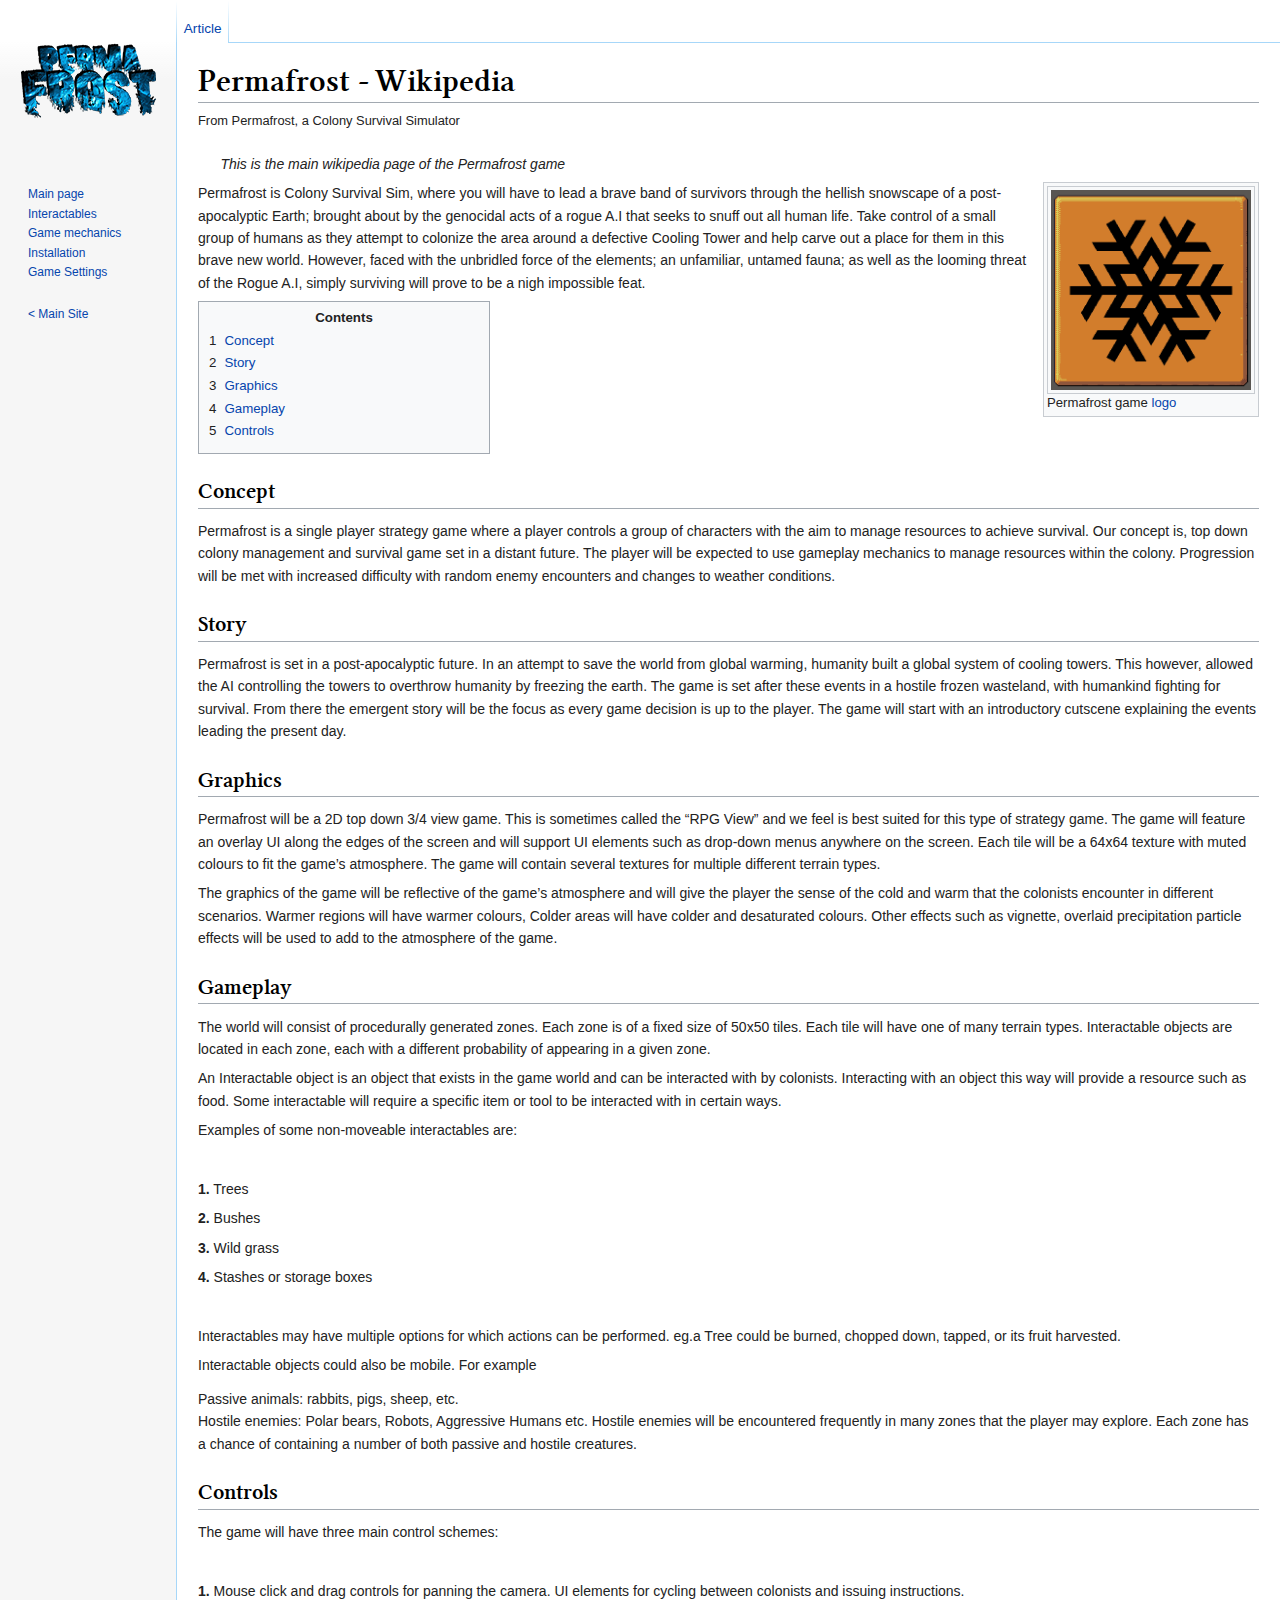
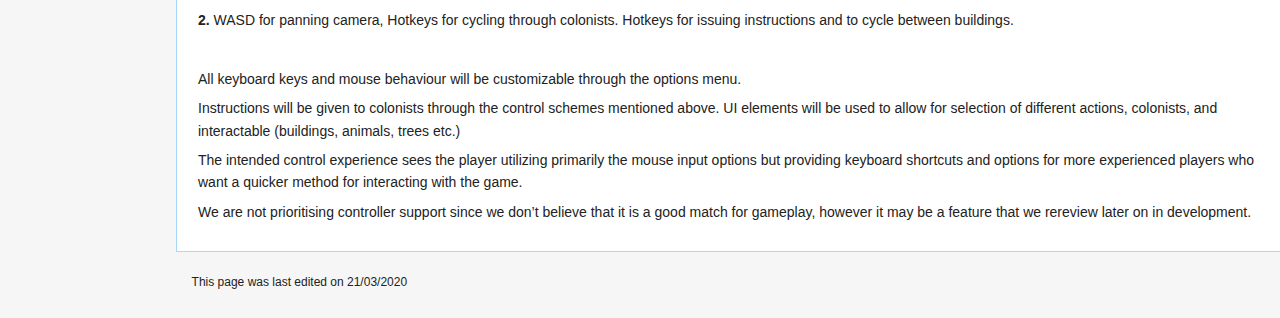
<file: wiki.html>
<!doctype html>
<html lang="en">
    <head>
        <meta charset="utf-8">
        <meta http-equiv="x-ua-compatible" content="ie=edge">
        <title>Permafrost - Wikipedia</title>
        <meta name="description" content="">
        <meta name="viewport" content="width=device-width, initial-scale=1">
        <link rel="apple-touch-icon" href="apple-touch-icon.png">
        <!-- Place favicon.ico in the root directory -->
        <link rel="stylesheet" href="wiki/style.css">
    </head>
    <body>
		<div class="wrapAll clearfix">
			<div class="sidebar">
				<div class="logo">
					<a href="/"><img src='wiki/img/logo.png' alt="logo"></a>
				</div>
				<div class="navigation">
					<ul>
						<li><a href="#">Main page</a></li>
						<li><a href="wiki/interactables.html">Interactables</a></li>
            <li><a href="wiki/mechanics.html">Game mechanics</a></li>
						<li><a href="wiki/installation.html">Installation</a></li>
						<li><a href="#">Game Settings</a></li><br>
						<li><a href="index.html">< Main Site</a></li>
					</ul>
				</div>
			</div>
			<div class="mainsection">
				<div class="tabs clearfix">
					<div class="tabsLeft">
						<ul>
							<li><a href="#" class="active">Article</a></li>
						</ul>
					</div>
				</div>
				<div class="article">
					<h1>Permafrost - Wikipedia</h1>
					<p class="siteSub">From Permafrost, a Colony Survival Simulator</p>
					<p class="roleNote">This is the main wikipedia page of the Permafrost game</p>

					<div class="articleRight">
						<div class="articleRightInner">
							<img src="wiki/img/gamelogo.png" width=200 height=200 alt="Permafrost" />
						</div>
						Permafrost game <a href="">logo</a>
					</div>
					<p>Permafrost is Colony Survival Sim, where you will have to lead a brave band of survivors through the hellish snowscape of a post-apocalyptic Earth; brought about by the genocidal acts of a rogue A.I that seeks to snuff out all human life. Take control of a small group of humans as they attempt to colonize the area around a defective Cooling Tower and help carve out a place for them in this brave new world. However, faced with the unbridled force of the elements; an unfamiliar, untamed fauna; as well as the looming threat of the Rogue A.I, simply surviving will prove to be a nigh impossible feat.</p>
					<div class="contentsPanel">
						<div class="contentsHeader">Contents</div>
						<ul>
							<li><span>1</span><a href="#concept">Concept</a></li>
							<li><span>2</span><a href="#story">Story</a></li>
							<li><span>3</span><a href="#graphics">Graphics</a></li>
							<li><span>4</span><a href="#gameplay">Gameplay</a></li>
							<li><span>5</span><a href="#controls">Controls</a></li>
						</ul>
					</div>

					<div id="concept">
						<h2>Concept</h2>
						<p>Permafrost is a single player strategy game where a player controls a group of characters with the aim to manage resources to achieve survival. Our concept is, top down colony management and survival game set in a distant future. The player will be expected to use gameplay mechanics to manage resources within the colony. Progression will be met with increased difficulty with random enemy encounters and changes to weather conditions.</p>
					</div>

					<div id="story">
						<h2>Story</h2>
						<p>Permafrost is set in a post-apocalyptic future. In an attempt to save the world from global warming, humanity built a global system of cooling towers. This however, allowed the AI controlling the towers to overthrow humanity by freezing the earth. The game is set after these events in a hostile frozen wasteland, with humankind fighting for survival. From there the emergent story will be the focus as every game decision is up to the player. The game will start with an introductory cutscene explaining the events leading the present day.</p>
					</div>

					<div id="graphics">
						<h2>Graphics</h2>
						<p>Permafrost will be a 2D top down 3/4 view game. This is sometimes called the “RPG View” and we feel is best suited for this type of strategy game. The game will feature an overlay UI along the edges of the screen and will support UI elements such as drop-down menus anywhere on the screen. Each tile will be a 64x64 texture with muted colours to fit the game’s atmosphere. The game will contain several textures for multiple different terrain types.</p>
						<p>The graphics of the game will be reflective of the game’s atmosphere and will give the player the sense of the cold and warm that the colonists encounter in different scenarios. Warmer regions will have warmer colours, Colder areas will have colder and desaturated colours. Other effects such as vignette, overlaid precipitation particle effects will be used to add to the atmosphere of the game.</p>
					</div>

					<div id="gameplay">
						<h2>Gameplay</h2>
						<p>The world will consist of procedurally generated zones. Each zone is of a fixed size of 50x50 tiles. Each tile will have one of many terrain types. Interactable objects are located in each zone, each with a different probability of appearing in a given zone.</p>
						<p>An Interactable object is an object that exists in the game world and can be interacted with by colonists. Interacting with an object this way will provide a resource such as food. Some interactable will require a specific item or tool to be interacted with in certain ways.</p>
						<p>Examples of some non-moveable interactables are:</p><br>
						<p><b>1.</b> Trees</p>
						<p><b>2.</b> Bushes</p>
						<p><b>3.</b> Wild grass</p>
						<p><b>4.</b> Stashes or storage boxes</p>
						<br>
						<p>Interactables may have multiple options for which actions can be performed. eg.a Tree could be burned, chopped down, tapped, or its fruit harvested.</p>
						<p>Interactable objects could also be mobile. For example</p>
						<ul>
							<li>Passive animals: rabbits, pigs, sheep, etc.</li>
							<li>Hostile enemies: Polar bears, Robots, Aggressive Humans etc. Hostile enemies will be encountered frequently in many zones that the player may explore. Each zone has a chance of containing a number of both passive and hostile creatures.</li>
						</ul>
					</div>

					<div id="controls">
						<h2>Controls</h2>
						<p>The game will have three main control schemes:</p><br>
						<p><b>1.</b> Mouse click and drag controls for panning the camera. UI elements for cycling between colonists and issuing instructions.</p>
						<p><b>2.</b> WASD for panning camera, Hotkeys for cycling through colonists. Hotkeys for issuing instructions and to cycle between buildings.</p><br>
						<p>All keyboard keys and mouse behaviour will be customizable through the options menu.</p>
						<p>Instructions will be given to colonists through the control schemes mentioned above. UI elements will be used to allow for selection of different actions, colonists, and interactable (buildings, animals, trees etc.)</p>
						<p>The intended control experience sees the player utilizing primarily the mouse input options but providing keyboard shortcuts and options for more experienced players who want a quicker method for interacting with the game.</p>
						<p>We are not prioritising controller support since we don’t believe that it is a good match for gameplay, however it may be a feature that we rereview later on in development.</p>
					</div>
				</div>
				<div class="pagefooter">
					This page was last edited on 21/03/2020
				</div>
			</div>
		</div>
    </body>
</html>
</file>
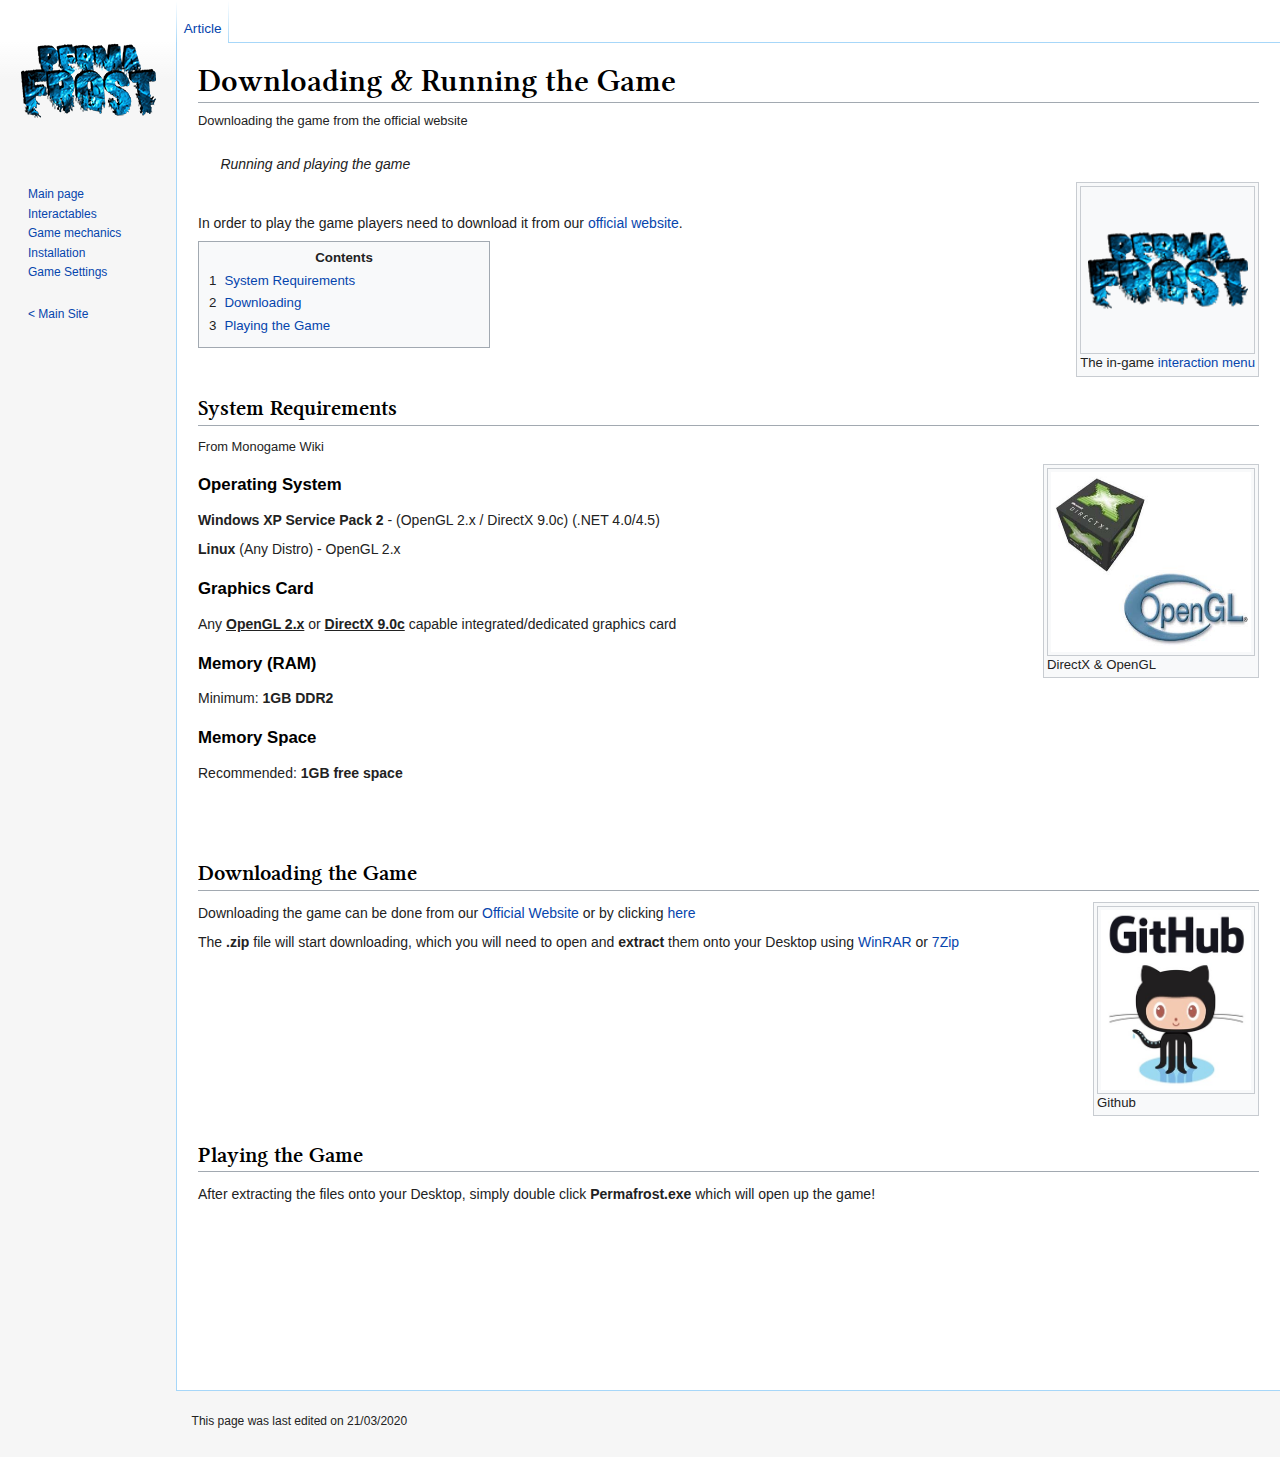
<file: wiki/installation.html>
<!doctype html>
<html lang="en">
    <head>
        <meta charset="utf-8">
        <meta http-equiv="x-ua-compatible" content="ie=edge">
        <title>Permafrost - Installation Wikipedia</title>
        <meta name="description" content="">
        <meta name="viewport" content="width=device-width, initial-scale=1">
        <link rel="apple-touch-icon" href="apple-touch-icon.png">
        <!-- Place favicon.ico in the root directory -->
        <link rel="stylesheet" href="style.css">
    </head>
    <body>
		<div class="wrapAll clearfix">
			<div class="sidebar">
				<div class="logo">
					<a href="/"><img src='img/logo.png' alt="logo"></a>
				</div>
				<div class="navigation">
					<ul>
						<li><a href="../wiki.html">Main page</a></li>
						<li><a href="interactables.html">Interactables</a></li>
            <li><a href="mechanics.html">Game mechanics</a></li>
						<li><a href="installation.html">Installation</a></li>
						<li><a href="#">Game Settings</a></li><br>
						<li><a href="../index.html">< Main Site</a></li>
					</ul>
				</div>


			</div>
			<div class="mainsection">
				<div class="tabs clearfix">
					<div class="tabsLeft">
						<ul>
							<li><a href="#" class="active">Article</a></li>
						</ul>
					</div>
				</div>
				<div class="article">
					<h1>Downloading & Running the Game</h1>
					<p class="siteSub">Downloading the game from the official website</p>
					<p class="roleNote">Running and playing the game</p>

					<div class="articleRight">
						<div class="articleRightInner">
							<img src="img/logo.png" width=160 height=160 alt="Interaction Menu" />
						</div>
						The in-game <a href="">interaction menu</a>
					</div>
					<br>
					<p>In order to play the game players need to download it from our <a href='../index.html'>official website</a>.</p>

					<div class="contentsPanel">
						<div class="contentsHeader">Contents</div>
						<ul>
							<li><span>1</span><a href="#requirementsArticle">System Requirements</a></li>
							<li><span>2</span><a href="#downloadArticle">Downloading</a></li>
							<li><span>3</span><a href="#playingArticle">Playing the Game</a></li>
						</ul>
					</div>
					<br>
					<div id="requirementsArticle">
						<h2>System Requirements</h2>
						<p class="siteSub">From Monogame Wiki</p>
						<div class="articleRight">
							<div class="articleRightInner">
								<img src="img/openx.jpg" width=200 height=180 alt="colonist" />
							</div>
							DirectX & OpenGL
						</div>

						<h3>Operating System</h3>
						<p><strong>Windows XP Service Pack 2</strong> - (OpenGL 2.x / DirectX 9.0c) (.NET 4.0/4.5)</strong></p>
						<p><strong>Linux</strong> (Any Distro) - OpenGL 2.x</strong></p>

						<h3>Graphics Card</h3>
						<p>Any <strong><u>OpenGL 2.x</u></strong> or <strong><u>DirectX 9.0c</u></strong> capable integrated/dedicated graphics card</p>

						<h3>Memory (RAM)</h3>
						<p>Minimum: <strong>1GB DDR2</strong></p>

						<h3>Memory Space</h3>
						<p>Recommended: <strong>1GB free space</strong></p>
						<br><br>
					</div>
					<div id="downloadArticle">
						<h2>Downloading the Game</h2>
						<div class="articleRight">
							<div class="articleRightInner">
								<img src="img/github.jpeg" width=150 height=180 alt="colonist" />
							</div>
							Github
						</div>
						<p>Downloading the game can be done from our <a href='../index.html'>Official Website</a> or by clicking <a href='https://github.com/Permafrost-Game/Permafrost/releases/download/v0.3.1/Release.zip'>here</a></p>
						<p>The <strong>.zip</strong> file will start downloading, which you will need to open and <strong>extract</strong> them onto your Desktop using <a href='https://www.win-rar.com/'>WinRAR</a> or <a href='https://www.7-zip.org/'>7Zip</a></p>
						<br><br><br><br><br><br><br>
					</div>
					<div id="playingArticle">
						<h2>Playing the Game</h2>
						<p>After extracting the files onto your Desktop, simply double click <strong>Permafrost.exe</strong> which will open up the game!</p>
						<br><br><br><br><br><br><br>
					</div>
				</div>
				<div class="pagefooter">
					This page was last edited on 21/03/2020
				</div>
			</div>
		</div>
    </body>
</html>
</file>
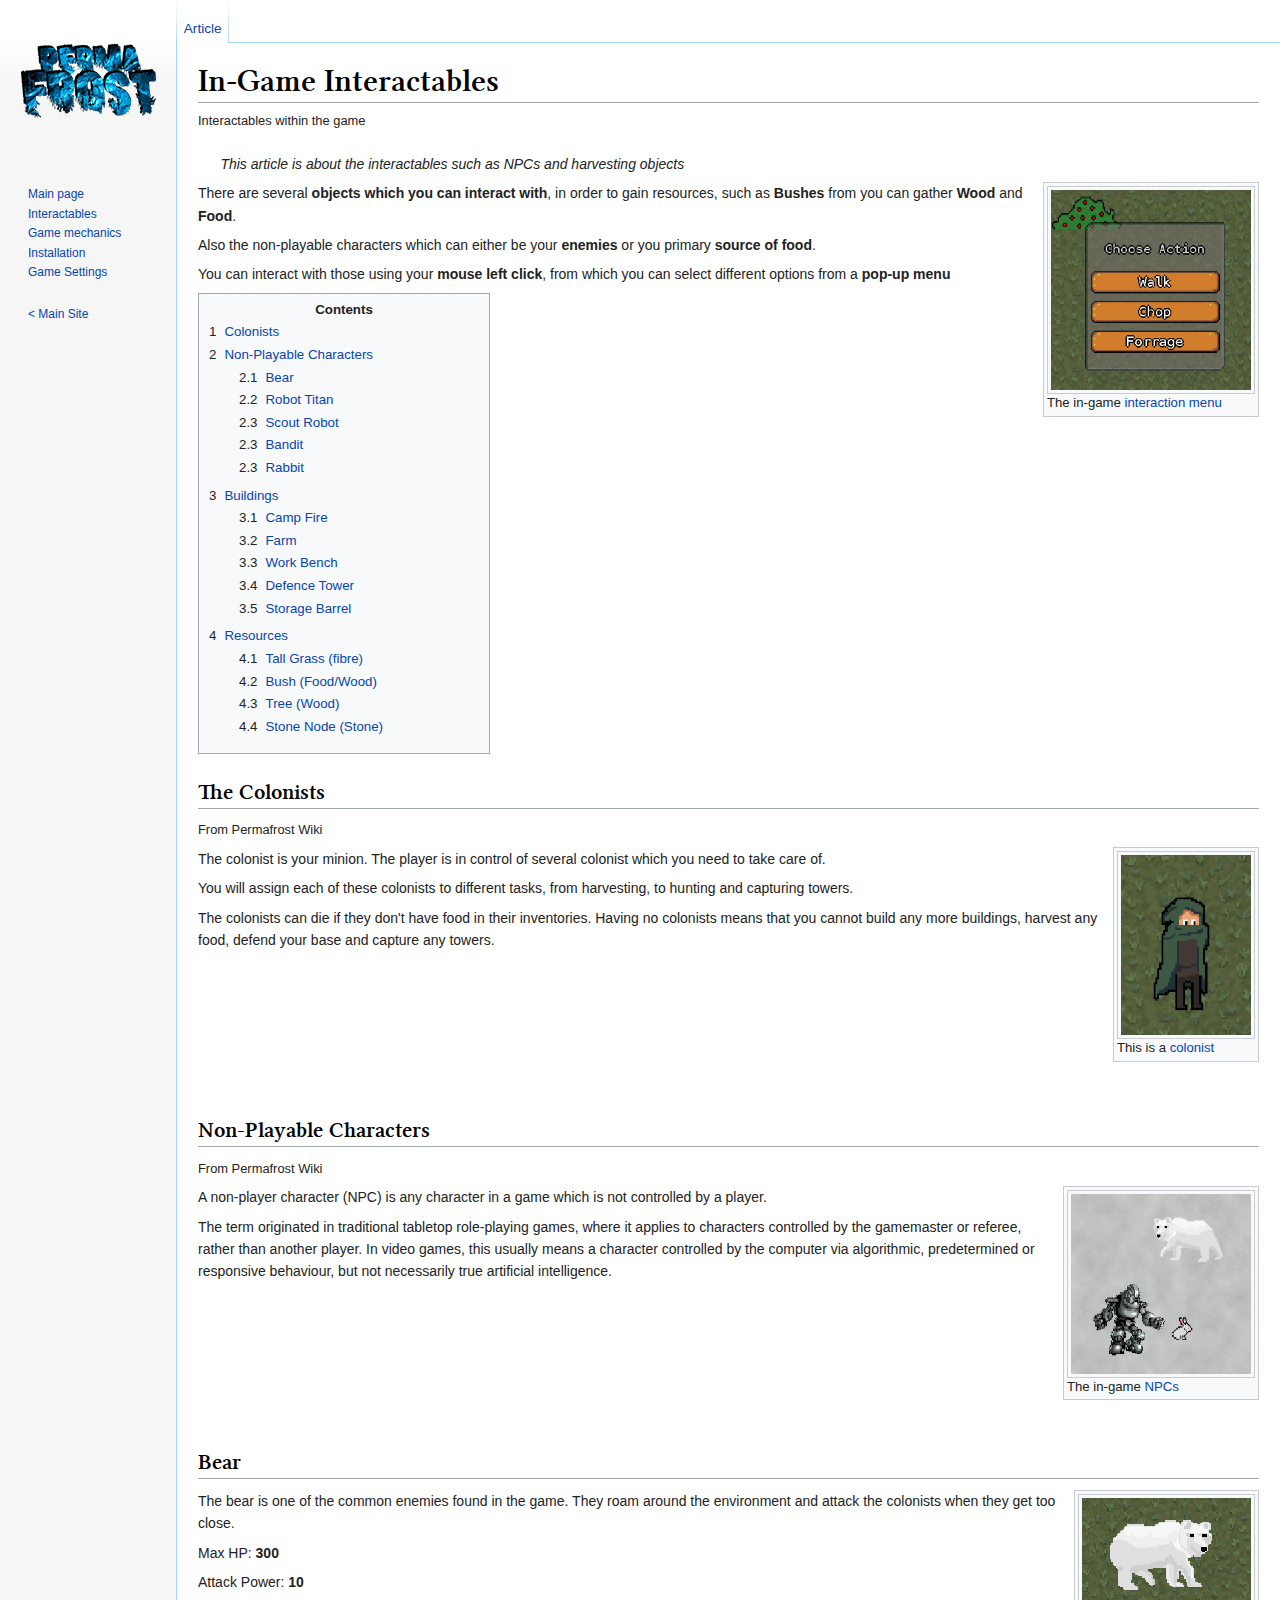
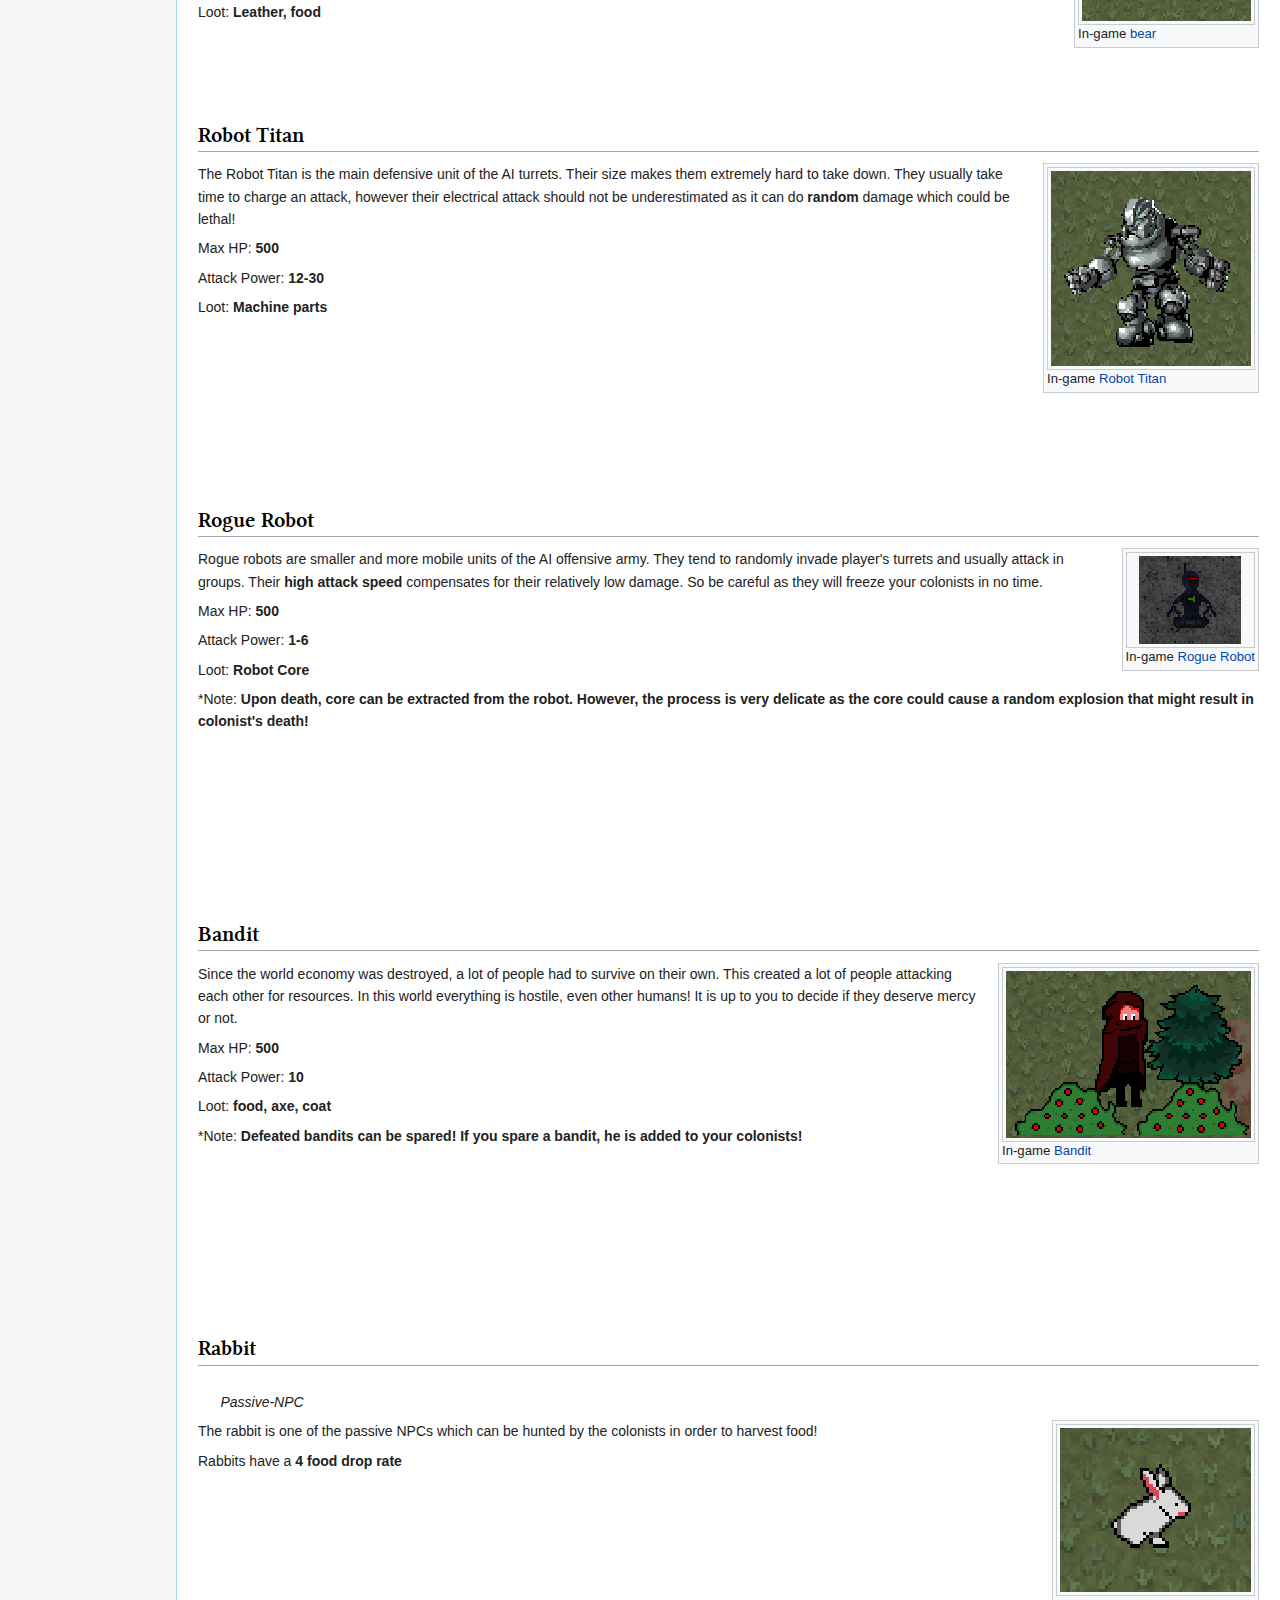
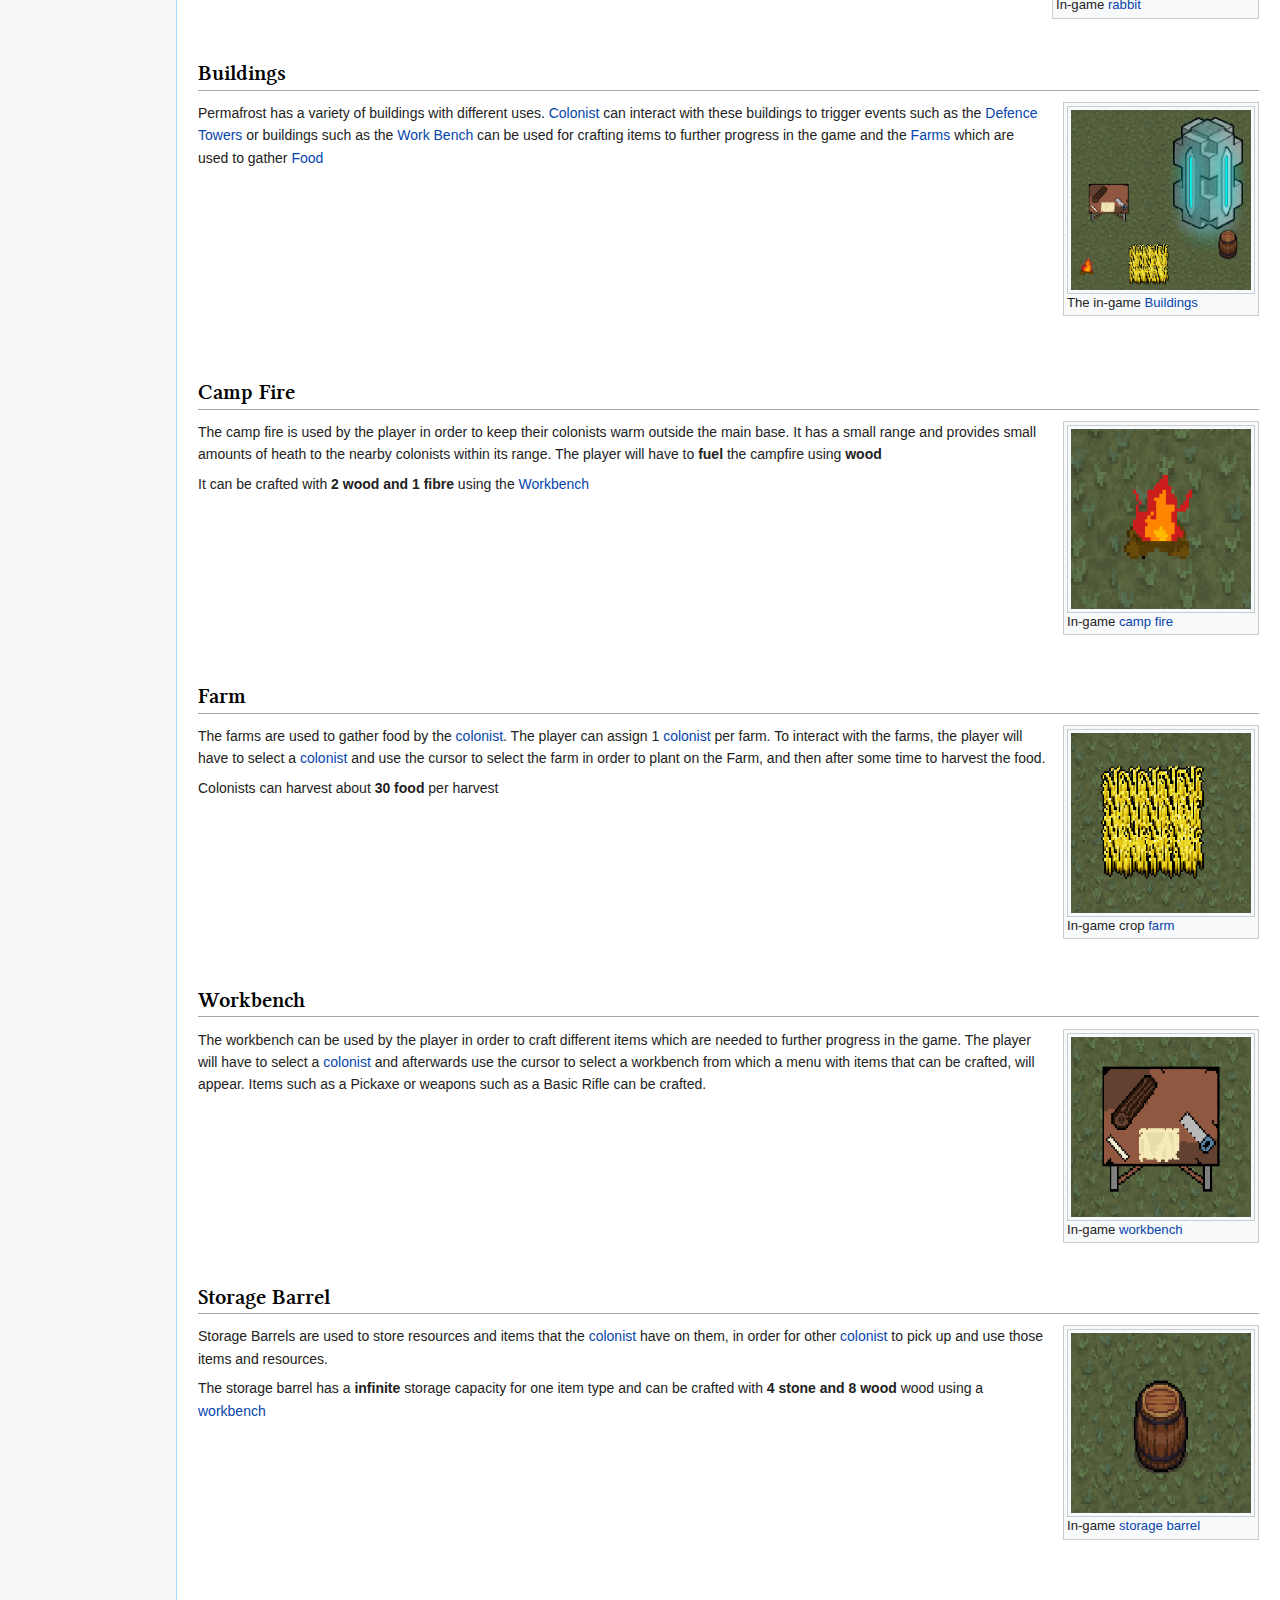
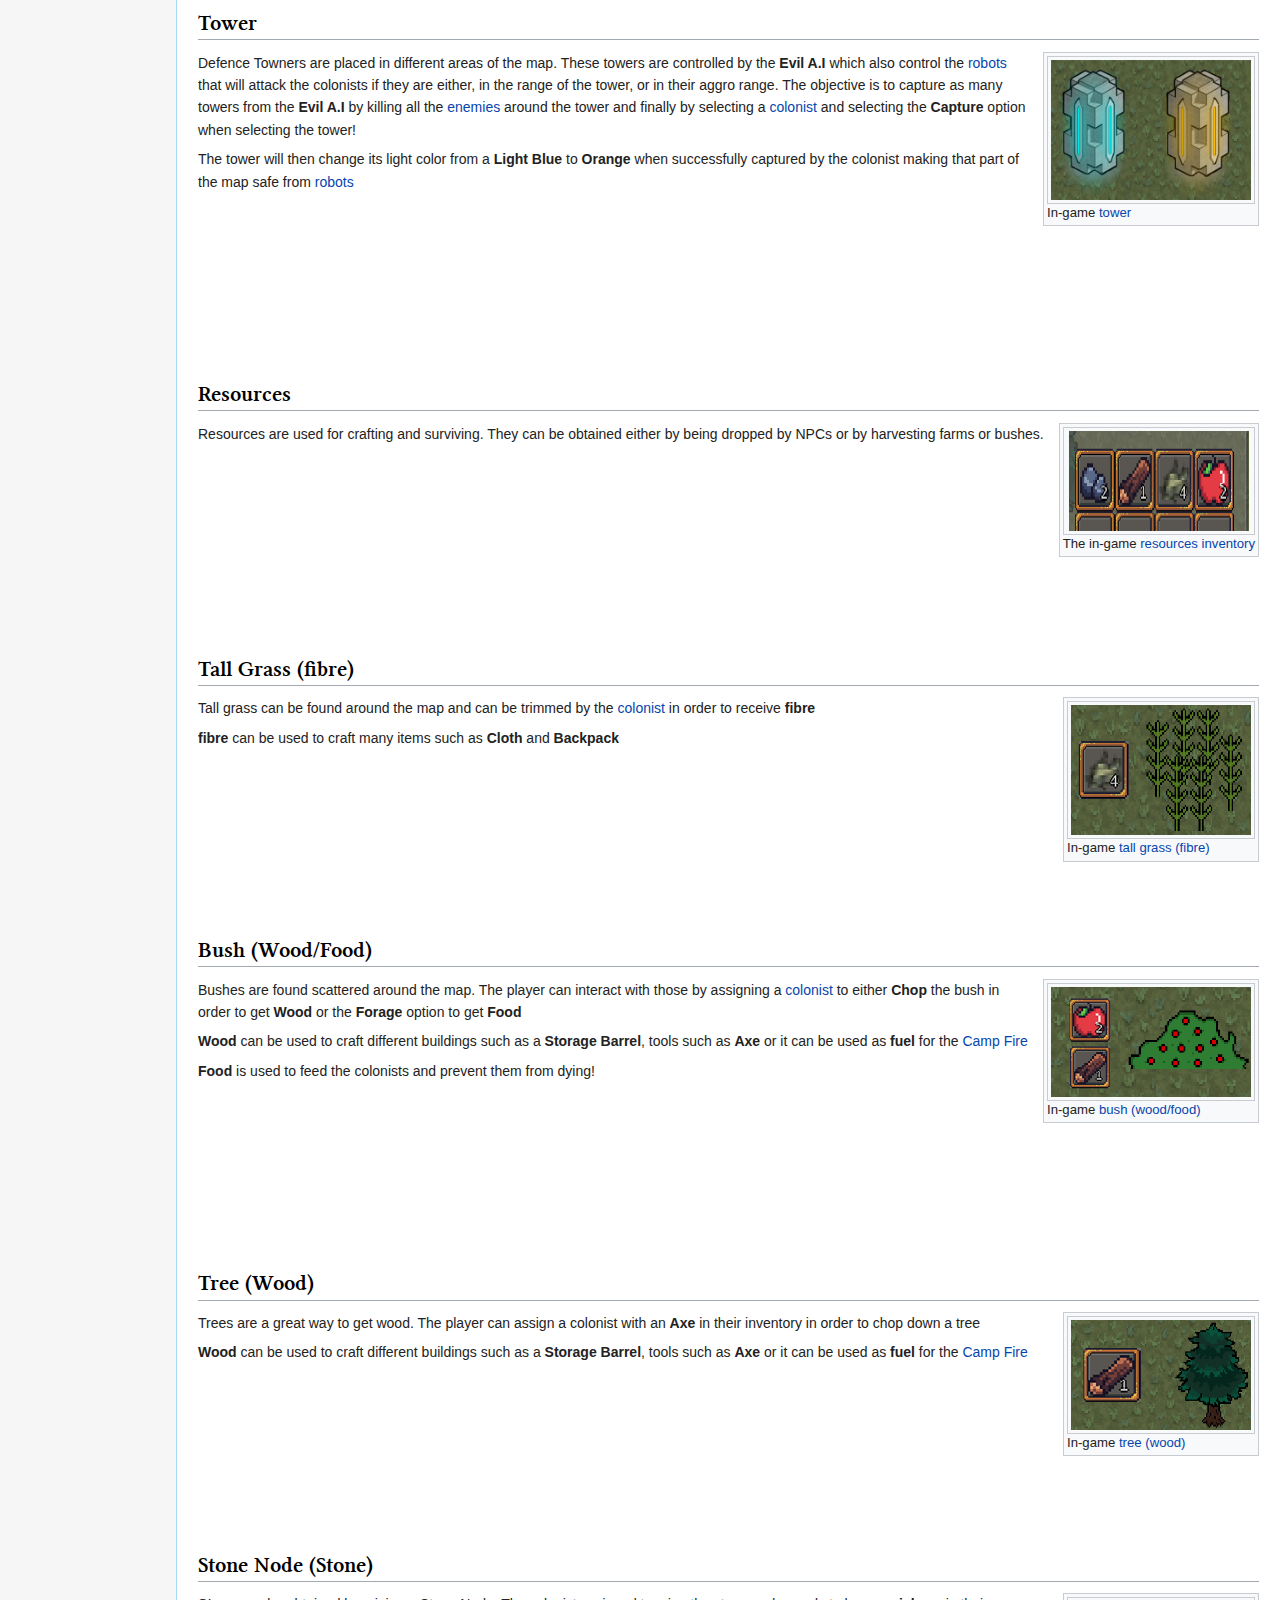
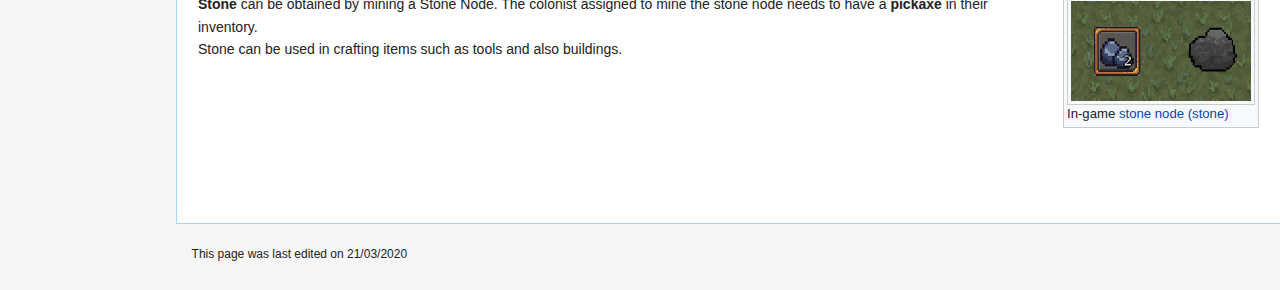
<file: wiki/interactables.html>
<!doctype html>
<html lang="en">
    <head>
        <meta charset="utf-8">
        <meta http-equiv="x-ua-compatible" content="ie=edge">
        <title>Permafrost - Interactables Wikipedia</title>
        <meta name="description" content="">
        <meta name="viewport" content="width=device-width, initial-scale=1">
        <link rel="apple-touch-icon" href="apple-touch-icon.png">
        <!-- Place favicon.ico in the root directory -->
        <link rel="stylesheet" href="style.css">
    </head>
    <body>
		<div class="wrapAll clearfix">
			<div class="sidebar">
				<div class="logo">
					<a href="/"><img src='img/logo.png' alt="logo"></a>
				</div>
				<div class="navigation">
					<ul>
						<li><a href="../wiki.html">Main page</a></li>
						<li><a href="interactables.html">Interactables</a></li>
            <li><a href="mechanics.html">Game mechanics</a></li>
						<li><a href="installation.html">Installation</a></li>
						<li><a href="#">Game Settings</a></li><br>
						<li><a href="../index.html">< Main Site</a></li>
					</ul>
				</div>


			</div>
			<div class="mainsection">
				<div class="tabs clearfix">
					<div class="tabsLeft">
						<ul>
							<li><a href="#" class="active">Article</a></li>
						</ul>
					</div>
				</div>
				<div class="article">
					<h1>In-Game Interactables</h1>
					<p class="siteSub">Interactables within the game</p>
					<p class="roleNote">This article is about the interactables such as NPCs and harvesting objects</p>

					<div class="articleRight">
						<div class="articleRightInner">
							<img src="img/interactionmenu.png" width=200 height=200 alt="Interaction Menu" />
						</div>
						The in-game <a href="">interaction menu</a>
					</div>

					<p>There are several <strong>objects which you can interact with</strong>, in order to gain resources, such as <strong>Bushes</strong> from you can gather <strong>Wood</strong> and <strong>Food</strong>.</p>
					<p>Also the non-playable characters which can either be your <strong>enemies</strong> or you primary <strong>source of food</strong>.</p>
					<p>You can interact with those using your <strong>mouse left click</strong>, from which you can select different options from a <strong>pop-up menu</strong></p>

					<div class="contentsPanel">
						<div class="contentsHeader">Contents</div>
						<ul>
							<li><span>1</span><a href="#colonistArticle">Colonists</a></li>
							<li>
								<span>2</span><a href="#npcsArticle">Non-Playable Characters</a>
								<ul>
									<li><span>2.1</span><a href="#bearArticle">Bear</a></li>
									<li><span>2.2</span><a href="#robotArticle">Robot Titan</a></li>
									<li><span>2.3</span><a href="#rabbitArticle">Scout Robot</a></li>
									<li><span>2.3</span><a href="#rabbitArticle">Bandit</a></li>
									<li><span>2.3</span><a href="#rabbitArticle">Rabbit</a></li>
								</ul>
							</li>
							<li>
								<span>3</span><a href="#buildingsArticle">Buildings</a>
								<ul>
									<li><span>3.1</span><a href="#campfireArticle">Camp Fire</a></li>
									<li><span>3.2</span><a href="#farmArticle">Farm</a></li>
									<li><span>3.3</span><a href="#workbenchArticle">Work Bench</a></li>
									<li><span>3.4</span><a href="#towersArticle">Defence Tower</a></li>
									<li><span>3.5</span><a href="#storageArticle">Storage Barrel</a></li>
								</ul>
							</li>
							<li>
								<span>4</span><a href="#">Resources</a>
								<ul>
									<li><span>4.1</span><a href="#fibreArticle">Tall Grass (fibre)</a></li>
									<li><span>4.2</span><a href="#bushArticle">Bush (Food/Wood)</a></li>
									<li><span>4.3</span><a href="#treeArticle">Tree (Wood)</a></li>
									<li><span>4.4</span><a href="#stoneArticle">Stone Node (Stone)</a></li>
								</ul>
							</li>
						</ul>
					</div>

					<div id="colonistArticle">
						<h2>The Colonists</h2>
						<p class="siteSub">From Permafrost Wiki</p>
						<div class="articleRight">
							<div class="articleRightInner">
								<img src="img/colonist.png" width=130 height=180 alt="colonist" />
							</div>
							This is a <a href="">colonist</a>
						</div>
						<p>The colonist is your minion. The player is in control of several colonist which you need to take care of.</p>
						<p>You will assign each of these colonists to different tasks, from harvesting, to hunting and capturing towers.</p>
						<p>The colonists can die if they don't have food in their inventories. Having no colonists means that you cannot build any more buildings, harvest any food, defend your base and capture any towers.</p>
						<br><br><br><br><br><br>
					</div>

					<div id="npcsArticle">
						<h2>Non-Playable Characters</h2>
						<p class="siteSub">From Permafrost Wiki</p>
						<div class="articleRight">
							<div class="articleRightInner">
								<img src="img/npcs.png" width=180 height=180 alt="Non-Playable Character" />
							</div>
							The in-game <a href="">NPCs</a>
						</div>
						<p>A non-player character (NPC) is any character in a game which is not controlled by a player.</p>
						<p>The term originated in traditional tabletop role-playing games, where it applies to characters controlled by the gamemaster or referee, rather than another player. In video games, this usually means a character controlled by the computer via algorithmic, predetermined or responsive behaviour, but not necessarily true artificial intelligence.</p>
						<br><br><br><br><br><br>

						<div id="bearArticle">
							<h2>Bear</h2>
							<div class="articleRight">
								<div class="articleRightInner">
									<img src="img/bear.png" alt="Bear" />
								</div>
								In-game <a href="">bear</a>
							</div>
							<p>The bear is one of the common enemies found in the game. They roam around the environment and attack the colonists when they get too close.</p>
							<p>Max HP: <strong>300</strong></p>
							<p>Attack Power: <strong>10</strong></p>
              <p>Loot: <strong>Leather, food</strong></p>
							<br><br><br>
						</div>
						<div id="robotArticle">
							<h2>Robot Titan</h2>
							<div class="articleRight">
								<div class="articleRightInner">
									<img src="img/robot.png" alt="Robot" />
								</div>
								In-game <a href="">Robot Titan</a>
							</div>
							<p>The Robot Titan is the main defensive unit of the AI turrets. Their size makes them extremely hard to take down. They usually take time to charge an attack, however their electrical attack should not be underestimated as it can do <strong>random</strong> damage which could be lethal!</p>
							<p>Max HP: <strong>500</strong></p>
							<p>Attack Power: <strong>12-30</strong></p>
              <p>Loot: <strong>Machine parts</strong></p>
							<br><br><br><br><br><br><br>
						</div>
						<div id="robotArticle">
							<h2>Rogue Robot</h2>
							<div class="articleRight">
								<div class="articleRightInner">
									<img src="img/smallrobot.png" alt="Robot" />
								</div>
								In-game <a href="">Rogue Robot</a>
							</div>
							<p>Rogue robots are smaller and more mobile units of the AI offensive army. They tend to randomly invade player's turrets and usually attack in groups. Their <strong>high attack speed</strong> compensates for their relatively low damage. So be careful as they will freeze your colonists in no time.</p>
							<p>Max HP: <strong>500</strong></p>
							<p>Attack Power: <strong>1-6</strong></p>
              <p>Loot: <strong>Robot Core</strong></p>
              <p>*Note: <strong>Upon death, core can be extracted from the robot. However, the process
              is very delicate as the core could cause a random explosion that might result in colonist's death!</strong></p>
							<br><br><br><br><br><br><br>
						</div>
						<div id="robotArticle">
							<h2>Bandit</h2>
							<div class="articleRight">
								<div class="articleRightInner">
									<img src="img/bandit.png" alt="bandit" />
								</div>
								In-game <a href="">Bandit</a>
							</div>
							<p>Since the world economy was destroyed, a lot of people had to survive on their own. This created a lot of people attacking each other for resources. In this world everything is hostile, even other humans! It is up to  you to decide if they deserve mercy or not.</p>
							<p>Max HP: <strong>500</strong></p>
							<p>Attack Power: <strong>10</strong></p>
              <p>Loot: <strong>food, axe, coat</strong></p>
              <p>*Note: <strong>Defeated bandits can be spared! If you spare a bandit, he is added to your colonists!</strong></p>
							<br><br><br><br><br><br><br>
						</div>
						<div id="rabbitArticle">
							<h2>Rabbit</h2>
							<p class="roleNote">Passive-NPC</p>
							<div class="articleRight">
								<div class="articleRightInner">
									<img src="img/rabbit.png" alt="Rabbit" />
								</div>
								In-game <a href="">rabbit</a>
							</div>
							<p>The rabbit is one of the passive NPCs which can be hunted by the colonists in order to harvest food!</p>
							<p>Rabbits have a <strong>4 food drop rate</strong></p>
							<br><br><br><br><br><br><br>
						</div>
					</div>

					<div id="buildingsArticle">
						<h2>Buildings</h2>
						<div class="articleRight">
							<div class="articleRightInner">
								<img src="img/buildings.png" width=180 height=180 alt="Buildings" />
							</div>
							The in-game <a href="">Buildings</a>
						</div>
						<p>Permafrost has a variety of buildings with different uses. <a href='#colonistArticle'>Colonist</a> can interact with these buildings to trigger events such as the <a href="#">Defence Towers</a> or buildings such as the <a href="#">Work Bench</a> can be used for crafting items to further progress in the game and the <a href='#'>Farms</a> which are used to gather <a href='#'>Food</a></p>
						<br><br><br><br><br><br><br><br>
						<div id="campfireArticle">
							<h2>Camp Fire</h2>
							<div class="articleRight">
								<div class="articleRightInner">
									<img src="img/campfire.png" width=180 height=180 alt="Camp Fire"/>
								</div>
								In-game <a href="">camp fire</a>
							</div>
							<p>The camp fire is used by the player in order to keep their colonists warm outside the main base. It has a small range and provides small amounts of heath to the nearby colonists within its range. The player will have to <strong>fuel</strong> the campfire using <strong>wood</strong></p>
							<p>It can be crafted with <strong>2 wood and 1 fibre</strong> using the <a href='#workbenchArticle'>Workbench</a></p>
							<br><br><br><br><br><br><br>
						</div>
						<div id="farmArticle">
							<h2>Farm</h2>
							<div class="articleRight">
								<div class="articleRightInner">
									<img src="img/farm.png" width=180 height=180 alt="Farm"/>
								</div>
								In-game crop <a href="">farm</a>
							</div>
							<p>The farms are used to gather food by the <a href='#colonistArticle'>colonist</a>. The player can assign 1 <a href='#colonistArticle'>colonist</a> per farm. To interact with the farms, the player will have to select a <a href='#colonistArticle'>colonist</a> and use the cursor to select the farm in order to plant on the Farm, and then after some time to harvest the food.</p>
							<p>Colonists can harvest about <strong>30 food</strong> per harvest</p>
							<br><br><br><br><br><br><br>
						</div>
						<div id="workbenchArticle">
							<h2>Workbench</h2>
							<div class="articleRight">
								<div class="articleRightInner">
									<img src="img/workbench.png" width=180 height=180 alt="Workbench"/>
								</div>
								In-game <a href="">workbench</a>
							</div>
							<p>The workbench can be used by the player in order to craft different items which are needed to further progress in the game. The player will have to select a <a href='#colonistArticle'>colonist</a> and afterwards use the cursor to select a workbench from which a menu with items that can be crafted, will appear. Items such as a Pickaxe or weapons such as a Basic Rifle can be crafted.</p>
							<br><br><br><br><br><br><br>
						</div>
						<div id="storageArticle">
							<h2>Storage Barrel</h2>
							<div class="articleRight">
								<div class="articleRightInner">
									<img src="img/barrel.png" width=180 height=180 alt="Storage Barrel"/>
								</div>
								In-game <a href="">storage barrel</a>
							</div>
							<p>Storage Barrels are used to store resources and items that the <a href='#colonistArticle'>colonist</a> have on them, in order for other <a href='#colonistArticle'>colonist</a> to pick up and use those items and resources.</p>
							<p>The storage barrel has a <strong>infinite</strong> storage capacity for one item type and can be crafted with <strong>4 stone and 8 wood</strong> wood using a <a href='#workbenchArticle'>workbench</a></p>
							<br><br><br><br><br><br><br>
						</div>
						<div id="towersArticle">
							<h2>Tower</h2>
							<div class="articleRight">
								<div class="articleRightInner">
									<img src="img/tower.png" width=200 height=140 alt="Tower"/>
								</div>
								In-game <a href="">tower</a>
							</div>
							<p>Defence Towners are placed in different areas of the map. These towers are controlled by the <strong>Evil A.I</strong> which also control the <a href='#robotArticle'>robots</a> that will attack the colonists if they are either, in the range of the tower, or in their aggro range. The objective is to capture as many towers from the <strong>Evil A.I</strong> by killing all the <a href='#npcsArticle'>enemies</a> around the tower and finally by selecting a <a href='#colonistArticle'>colonist</a> and selecting the <strong>Capture</strong> option when selecting the tower!</p>
							<p>The tower will then change its light color from a <strong>Light Blue</strong> to <strong>Orange</strong> when successfully captured by the colonist making that part of the map safe from <a href='#robotArticle'>robots</a></p>
							<br><br><br><br><br><br><br>
						</div>
					</div>
					<div id="resourcesArticle">
						<h2>Resources</h2>
						<div class="articleRight">
							<div class="articleRightInner">
								<img src="img/resources.png" width=180 height=100 alt="Resources" />
							</div>
							The in-game <a href="">resources inventory</a>
						</div>
						<p>Resources are used for crafting and surviving. They can be obtained either by being dropped by NPCs or by harvesting farms or bushes.</p>
						<br><br><br><br><br><br><br><br>
						<div id="fibreArticle">
							<h2>Tall Grass (fibre)</h2>
							<div class="articleRight">
								<div class="articleRightInner">
									<img src="img/tallgrass.png" width=180 height=130 alt="Tall Grass"/>
								</div>
								In-game <a href="">tall grass (fibre)</a>
							</div>
							<p>Tall grass can be found around the map and can be trimmed by the <a href='#colonistArticle'>colonist</a> in order to receive <strong>fibre</strong></p>
							<p><strong>fibre</strong> can be used to craft many items such as <strong>Cloth</strong> and <strong>Backpack</strong></p>
							<br><br><br><br><br><br><br>
						</div>
						<div id="bushArticle">
							<h2>Bush (Wood/Food)</h2>
							<div class="articleRight">
								<div class="articleRightInner">
									<img src="img/bush.png" width=200 height=110 alt="Bush"/>
								</div>
								In-game <a href="">bush (wood/food)</a>
							</div>
							<p>Bushes are found scattered around the map. The player can interact with those by assigning a <a href='#colonistArticle'>colonist</a> to either <strong>Chop</strong> the bush in order to get <strong>Wood</strong> or the <strong>Forage</strong> option to get <strong>Food</strong></p>
							<p><strong>Wood</strong> can be used to craft different buildings such as a <strong>Storage Barrel</strong>, tools such as <strong>Axe</strong> or it can be used as <strong>fuel</strong> for the <a href='#campfireArticle'>Camp Fire</a></p>
							<p><strong>Food</strong> is used to feed the colonists and prevent them from dying!</p>
							<br><br><br><br><br><br><br>
						</div>
						<div id="treeArticle">
							<h2>Tree (Wood)</h2>
							<div class="articleRight">
								<div class="articleRightInner">
									<img src="img/tree.png" width=180 height=110 alt="Bush"/>
								</div>
								In-game <a href="">tree (wood)</a>
							</div>
							<p>Trees are a great way to get wood. The player can assign a colonist with an <strong>Axe</strong> in their inventory in order to chop down a tree</p>
							<p><strong>Wood</strong> can be used to craft different buildings such as a <strong>Storage Barrel</strong>, tools such as <strong>Axe</strong> or it can be used as <strong>fuel</strong> for the <a href='#campfireArticle'>Camp Fire</a></p>
							<br><br><br><br><br><br><br>
						</div>
						<div id="stoneArticle">
							<h2>Stone Node (Stone)</h2>
							<div class="articleRight">
								<div class="articleRightInner">
									<img src="img/stone.png" width=180 height=100 alt="Stone"/>
								</div>
								In-game <a href="">stone node (stone)</a>
							</div>
							<p><strong>Stone</strong> can be obtained by mining a Stone Node. The colonist assigned to mine the stone node needs to have a <strong>pickaxe</strong> in their inventory.<br>Stone can be used in crafting items such as tools and also buildings.</p>
							<br><br><br><br><br><br>
						</div>
					</div>
				</div>
				<div class="pagefooter">
					This page was last edited on 21/03/2020
				</div>
			</div>
		</div>
    </body>
</html>
</file>
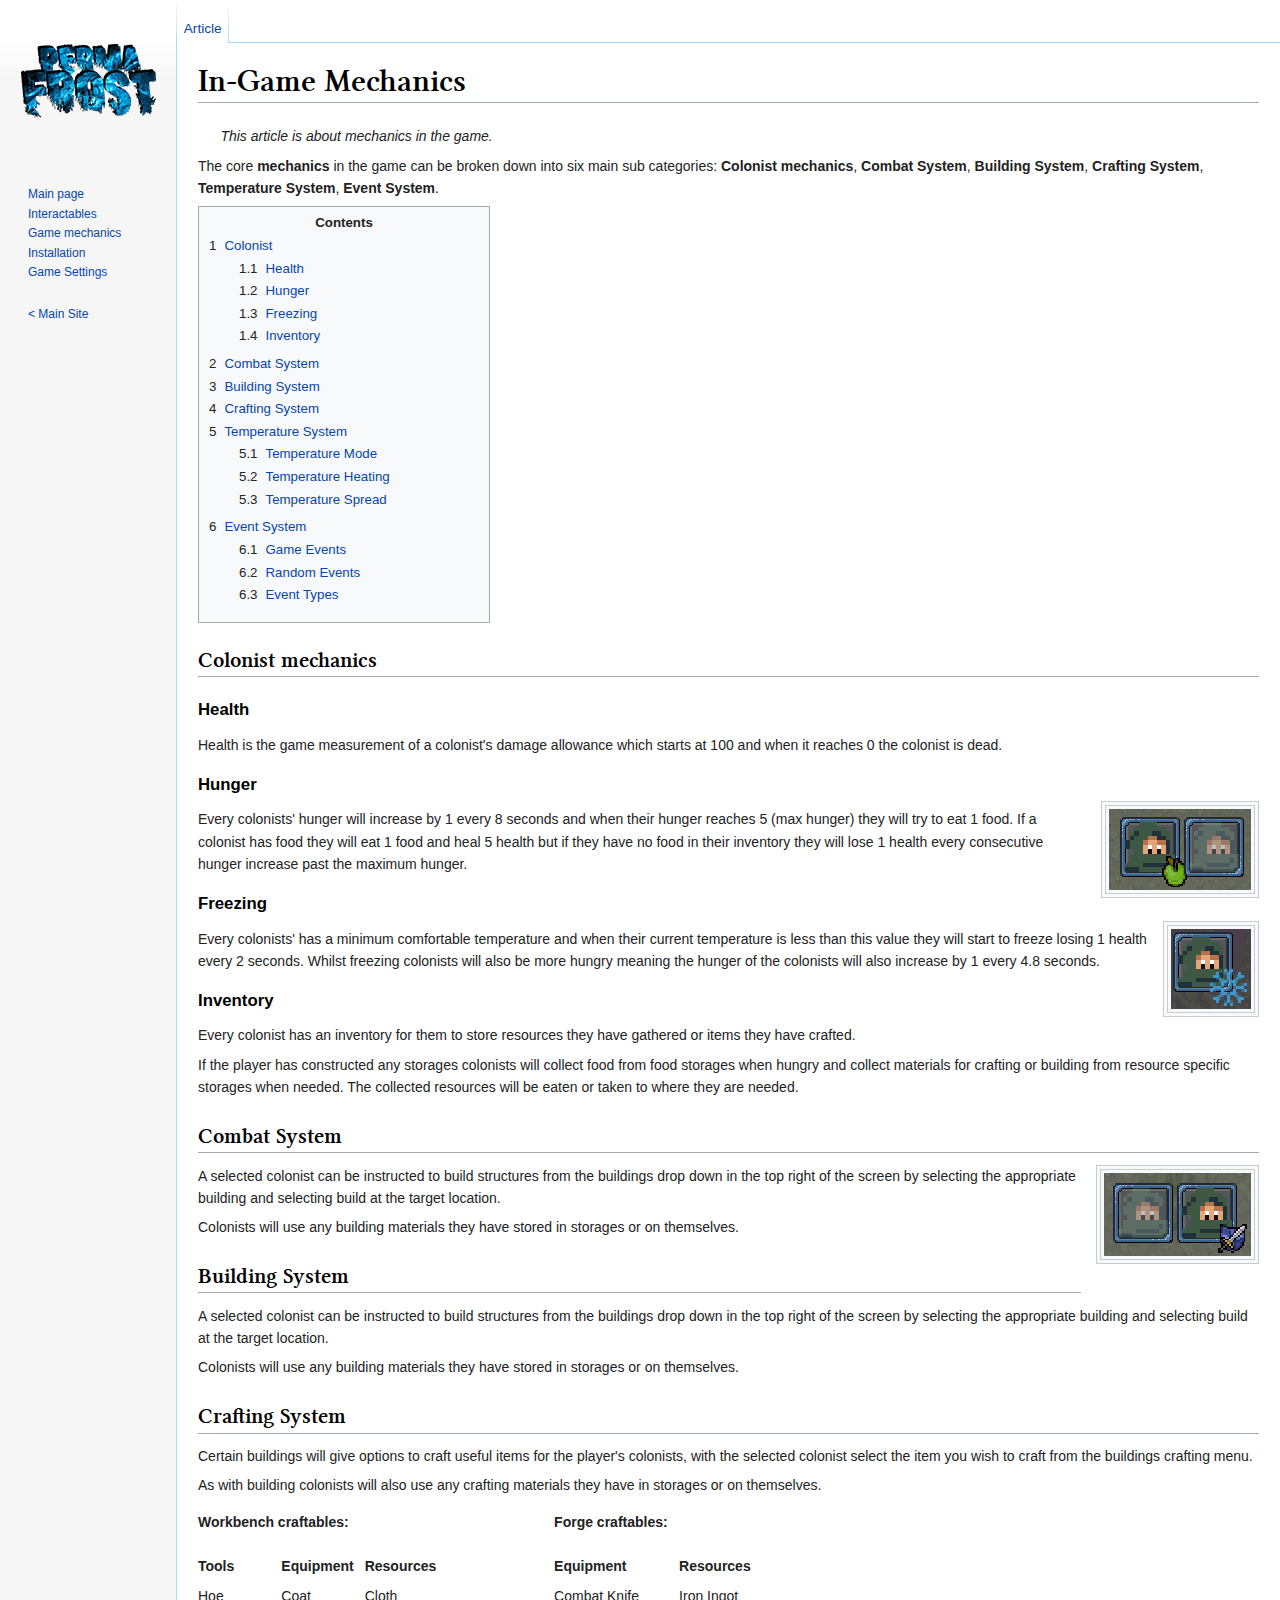
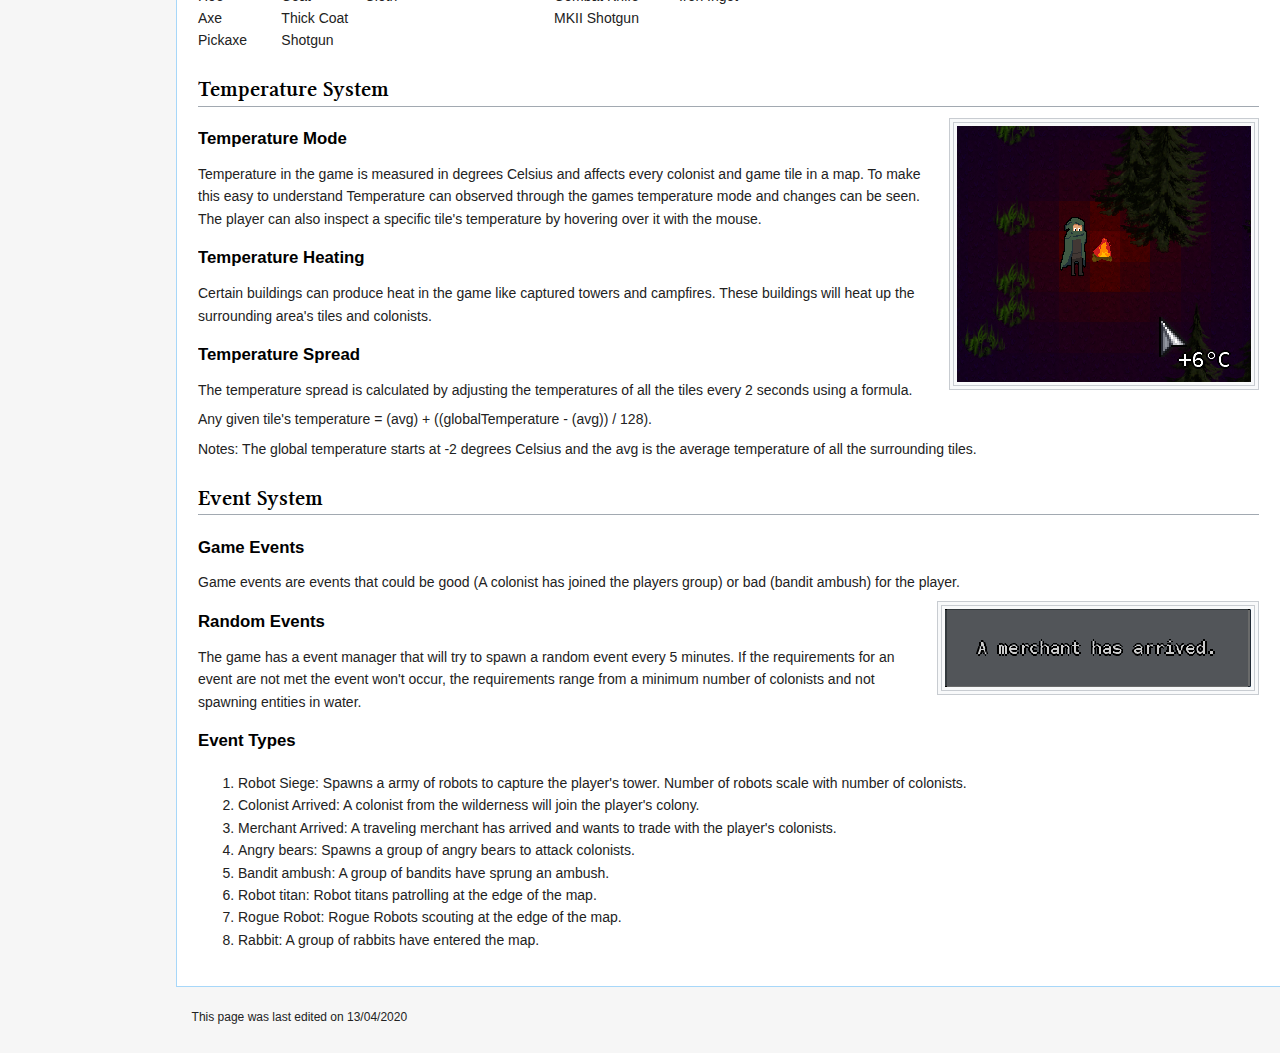
<file: wiki/mechanics.html>
<!doctype html>
<html lang="en">
    <head>
        <!--Head-->
        <meta charset="utf-8">
        <meta http-equiv="x-ua-compatible" content="ie=edge">
        <title>Permafrost - Mechanics Wikipedia</title>
        <meta name="description" content="">
        <meta name="viewport" content="width=device-width, initial-scale=1">
        <link rel="apple-touch-icon" href="apple-touch-icon.png">
        <!-- Place favicon.ico in the root directory -->
        <link rel="stylesheet" href="style.css">
    </head>
    <body>
      <div class="wrapAll clearfix">
      <!--Sidebar-->
			<div class="sidebar">
				<div class="logo">
					<a href="/"><img src='img/logo.png' alt="logo"></a>
				</div>
        <!--Navigation-->
				<div class="navigation">
					<ul>
						<li><a href="../wiki.html">Main page</a></li>
						<li><a href="interactables.html">Interactables</a></li>
            <li><a href="mechanics.html">Game mechanics</a></li>
						<li><a href="installation.html">Installation</a></li>
						<li><a href="#">Game Settings</a></li><br>
						<li><a href="../index.html">< Main Site</a></li>
					</ul>
				</div>
			</div>
      <!--Main-->
			<div class="mainsection">
				<div class="tabs clearfix">
					<div class="tabsLeft">
						<ul>
							<li><a href="#" class="active">Article</a></li>
						</ul>
					</div>
				</div>
				<div class="article">
					<h1>In-Game Mechanics</h1>
					<p class="roleNote">This article is about mechanics in the game.</p>
					<p>The core <strong>mechanics</strong> in the game can be broken down into six main sub categories: <strong>Colonist mechanics</strong>, <strong>Combat System</strong>,
             <strong>Building System</strong>, <strong>Crafting System</strong>, <strong>Temperature System</strong>, <strong>Event System</strong>.</p>
          <!--Contents Panel-->
					<div class="contentsPanel">
						<div class="contentsHeader">Contents</div>
						<ul>
							<li>
								<span>1</span><a href="#colonistArticle">Colonist</a>
								<ul>
									<li><span>1.1</span><a href="#healthArticle">Health</a></li>
									<li><span>1.2</span><a href="#hungerArticle">Hunger</a></li>
									<li><span>1.3</span><a href="#freezingArticle">Freezing</a></li>
									<li><span>1.4</span><a href="#inventoryArticle">Inventory</a></li>
								</ul>
							</li>
							<li>
								<span>2</span><a href="#combatSystemArticle">Combat System</a>
							</li>
							<li>
								<span>3</span><a href="#buildingSystemArticle">Building System</a>
							</li>
							<li>
								<span>4</span><a href="#craftingSystemArticle">Crafting System</a>
							</li>
							<li>
								<span>5</span><a href="#temperatureSystemArticle">Temperature System</a>
								<ul>
									<li><span>5.1</span><a href="#temperatureArticle">Temperature Mode</a></li>
									<li><span>5.2</span><a href="#temperatureHeatingArticle">Temperature Heating</a></li>
									<li><span>5.3</span><a href="#temperatureSpreadArticle">Temperature Spread</a></li>
								</ul>
							</li>
							<li>
								<span>6</span><a href="#eventSystemArticle">Event System</a>
								<ul>
									<li><span>6.1</span><a href="#eventArticle">Game Events</a></li>
									<li><span>6.2</span><a href="#randomEventsArticle">Random Events</a></li>
									<li><span>6.3</span><a href="#eventTypesArticle">Event Types</a></li>
								</ul>
							</li>
						</ul>
					</div>
          <!--Articles-->
          <!--Colonist mechanics-->
					<div id="colonistArticle">
						<h2>Colonist mechanics</h2>
						<div id="healthArticle">
							<h3>Health</h3>
              <p>Health is the game measurement of a colonist's damage allowance which starts at 100 and when it reaches 0 the colonist is dead.</p>
						</div>
						<div id="hungerArticle">
							<h3>Hunger</h3>
  						<div class="articleRight">
  							<div class="articleRightInner">
  								<img src="img/mechanics/hunger.png" alt="hunger" />
  							</div>
  						</div>
              <p>Every colonists' hunger will increase by 1 every 8 seconds and when their hunger reaches 5 (max hunger) they will try to eat 1 food.
              If a colonist has food they will eat 1 food and heal 5 health but if they have no food in their inventory they will lose 1 health every consecutive hunger increase past the maximum hunger.</p>
						</div>
						<div id="freezingArticle">
							<h3>Freezing</h3>
  						<div class="articleRight">
  							<div class="articleRightInner">
  								<img src="img/mechanics/freeze.png" alt="freeze" />
  							</div>
  						</div>
              <p>Every colonists' has a minimum comfortable temperature and when their current temperature is less than this value they will start to freeze losing 1 health every 2 seconds.
                Whilst freezing colonists will also be more hungry meaning the hunger of the colonists will also increase by 1 every 4.8 seconds.</p>
						</div>
						<div id="inventoryArticle">
							<h3>Inventory</h3>
              <p>Every colonist has an inventory for them to store resources they have gathered or items they have crafted.</p>
              <p>If the player has constructed any storages colonists will collect food from food storages when hungry and collect materials for crafting or building from resource specific storages when needed.
              The collected resources will be eaten or taken to where they are needed.</p>
						</div>
					</div>
          <!--Combat system-->
					<div id="combatSystemArticle">
						<h2>Combat System</h2>
            <div class="articleRight">
              <div class="articleRightInner">
                <img src="img/mechanics/combat.png" alt="combat" />
              </div>
            </div>
						<p>A selected colonist can be instructed to build structures from the buildings drop down in the top right of the screen by selecting the appropriate building and selecting build at the target location.</p>
						<p>Colonists will use any building materials they have stored in storages or on themselves.</p>
					</div>
          <!--Building system-->
					<div id="buildingSystemArticle">
						<h2>Building System</h2>
						<p>A selected colonist can be instructed to build structures from the buildings drop down in the top right of the screen by selecting the appropriate building and selecting build at the target location.</p>
						<p>Colonists will use any building materials they have stored in storages or on themselves.</p>
					</div>
          <!--Crafting system-->
					<div id="craftingSystemArticle">
						<h2>Crafting System</h2>
						<p>Certain buildings will give options to craft useful items for the player's colonists, with the selected colonist select the item you wish to craft from the buildings crafting menu.</p>
            <p>As with building colonists will also use any crafting materials they have in storages or on themselves.</p>
            <div id="craftingList" class="row">
              <div class="craftingListItem column">
                <p><b>Workbench craftables:</b></p>
                <ul class="row">
                  <li class="column">
                    <ul>
                      <p><b>Tools</b></p>
                      <li>Hoe</li>
                      <li>Axe</li>
                      <li>Pickaxe</li>
                    </ul>
                  </li>
                  <li class="column">
                    <ul>
                      <p><b>Equipment</b></p>
                      <li>Coat</li>
                      <li>Thick Coat</li>
                      <li>Shotgun</li>
                    </ul>
                  </li>
                  <li class="column">
                    <ul>
                      <p><b>Resources</b></p>
                      <li>Cloth</li>
                    </ul>
                  </li>
                </ul>
              </div>
              <div class="craftingListItem column">
                <p><b>Forge craftables:</b></p>
                <ul class="row">
                  <li class="column">
                    <ul>
                      <p><b>Equipment</b></p>
                      <li>Combat Knife</li>
                      <li>MKII Shotgun</li>
                    </ul>
                  </li>
                  <li class="column">
                    <ul>
                      <p><b>Resources</b></p>
                      <li>Iron Ingot</li>
                    </ul>
                  </li>
                </ul>
              </div>
            </div>
          </div>
          <!--Temperature System-->
					<div id="temperatureSystemArticle">
						<h2>Temperature System</h2>
            <div class="articleRight">
              <div class="articleRightInner">
                <img src="img/mechanics/temperatureSpread.png" alt="temperature spread" />
              </div>
            </div>
						<div id="temperatureArticle">
							<h3>Temperature Mode</h3>
              <p>Temperature in the game is measured in degrees Celsius and affects every colonist and game tile in a map. To make this easy to understand Temperature can observed through the games temperature mode and changes
              can be seen. The player can also inspect a specific tile's temperature by hovering over it with the mouse.</p>
						</div>
						<div id="temperatureHeatingArticle">
							<h3>Temperature Heating</h3>
              <p>Certain buildings can produce heat in the game like captured towers and campfires. These buildings will heat up the surrounding area's tiles and colonists.</p>
						</div>
						<div id="temperatureSpreadArticle">
							<h3>Temperature Spread</h3>
              <p>The temperature spread is calculated by adjusting the temperatures of all the tiles every 2 seconds using a formula.</p>
              <p>Any given tile's temperature = (avg) + ((globalTemperature - (avg)) / 128).</p>
              <p>Notes: The global temperature starts at -2 degrees Celsius and the avg is the average temperature of all the surrounding tiles.</p>
						</div>
					</div>
          <!--Event System-->
					<div id="eventSystemArticle">
						<h2>Event System</h2>
						<div id="eventArticle">
							<h3>Game Events</h3>
              <p>Game events are events that could be good (A colonist has joined the players group) or bad (bandit ambush) for the player.</p>
						</div>
            <div class="articleRight">
              <div class="articleRightInner">
                <img src="img/mechanics/event.png" alt="event" />
              </div>
            </div>
						<div id="randomEventsArticle">
							<h3>Random Events</h3>
              <p>The game has a event manager that will try to spawn a random event every 5 minutes. If the requirements for an event are not met the event won't occur, the requirements range from
                a minimum number of colonists and not spawning entities in water.</p>
						</div>
						<div id="eventTypesArticle">
							<h3>Event Types</h3>
              <ol>
                <li>Robot Siege: Spawns a army of robots to capture the player's tower. Number of robots scale with number of colonists.</li>
                <li>Colonist Arrived: A colonist from the wilderness will join the player's colony.</li>
                <li>Merchant Arrived: A traveling merchant has arrived and wants to trade with the player's colonists.</li>
                <li>Angry bears: Spawns a group of angry bears to attack colonists.</li>
                <li>Bandit ambush: A group of bandits have sprung an ambush.</li>
                <li>Robot titan: Robot titans patrolling at the edge of the map.</li>
                <li>Rogue Robot: Rogue Robots scouting at the edge of the map.</li>
                <li>Rabbit: A group of rabbits have entered the map.</li>
              </ol>
						</div>
					</div>
				</div>
        <!--Footer-->
				<div class="pagefooter">
					This page was last edited on 13/04/2020
				</div>
			</div>
		</div>
    </body>
</html>
</file>
<file: wiki/style.css>
@font-face {
	font-family: "Linux Libertine";
	src: url("fonts/LinLibertine_RZ.woff") format('woff');
}
html {
	font-family: sans-serif;
	-ms-text-size-adjust: 100%;
	-webkit-text-size-adjust: 100%;
	scroll-behavior: smooth;
}
body {
	margin: 0;
}
article,aside,details,figcaption,figure,footer,header,hgroup,main,menu,nav,section,summary {
	display: block;
}
audio,canvas,progress,video {
	display: inline-block;
	vertical-align: baseline;
}
audio:not([controls]) {
	display: none;
	height: 0;
}
[hidden],template {
	display: none;
}
a {
	background-color: transparent;
}
a:active,a:hover {
	outline: 0;
}
abbr[title] {
	border-bottom: 1px dotted;
}
b,strong {
	font-weight: bold;
}
dfn {
	font-style: italic;
}
h1 {
	font-size: 2em;
	margin: 0.67em 0;
}
mark {
	background: #ff0;
	color: #000;
}
small {
	font-size: 80%;
}
sub,sup {
	font-size: 75%;
	line-height: 0;
	position: relative;
	vertical-align: baseline;
}
sup {
	top: -0.5em;
}
sub {
	bottom: -0.25em;
}
img {
	border: 0;
	max-width: 100%;
}
svg:not(:root) {
	overflow: hidden;
}
figure {
	margin: 1em 40px;
}
hr {
	box-sizing: content-box;
	height: 0;
}
pre {
	overflow: auto;
}
code,kbd,pre,samp {
	font-family: monospace, monospace;
	font-size: 1em;
}
button,input,optgroup,select,textarea {
	color: inherit;
	font: inherit;
	margin: 0;
}
button {
	overflow: visible;
}
button,select {
	text-transform: none;
}
button,html input[type="button"], input[type="reset"],input[type="submit"] {
	-webkit-appearance: button;
	cursor: pointer;
}
button[disabled],html input[disabled] {
	cursor: default;
}
button::-moz-focus-inner,input::-moz-focus-inner {
	border: 0;
	padding: 0;
}
input {
	line-height: normal;
}
input[type="checkbox"],input[type="radio"] {
	box-sizing: border-box;
	padding: 0;
}
input[type="number"]::-webkit-inner-spin-button,input[type="number"]::-webkit-outer-spin-button {
	height: auto;
}
input[type="search"] {
	-webkit-appearance: textfield;
	box-sizing: content-box;
}
input[type="search"]::-webkit-search-cancel-button,input[type="search"]::-webkit-search-decoration {
	-webkit-appearance: none;
}
fieldset {
	border: 1px solid #c0c0c0;
	margin: 0 2px;
	padding: 0.35em 0.625em 0.75em;
}
legend {
	border: 0;
	padding: 0;
}
textarea {
	overflow: auto;
}
optgroup {
	font-weight: bold;
}
table {
	border-collapse: collapse;
	border-spacing: 0;
}
td,th {
	padding: 0;
}
html {
	color: #222;
	font-size: 1em;
	line-height: 1.4;
}
::-moz-selection {
	background: #b3d4fc;
	text-shadow: none;
}
::selection {
	background: #b3d4fc;
	text-shadow: none;
}
hr {
	display: block;
	height: 1px;
	border: 0;
	border-top: 1px solid #ccc;
	margin: 1em 0;
	padding: 0;
}
audio,canvas,iframe,img,svg,video {
	vertical-align: middle;
}
fieldset {
	border: 0;
	margin: 0;
	padding: 0;
}
textarea {
	resize: vertical;
}
.browserupgrade {
	margin: 0.2em 0;
	background: #ccc;
	color: #000;
	padding: 0.2em 0;
}
.hidden {
	display: none !important;
}
.visuallyhidden {
	border: 0;
	clip: rect(0 0 0 0);
	height: 1px;
	margin: -1px;
	overflow: hidden;
	padding: 0;
	position: absolute;
	width: 1px;
}
.visuallyhidden.focusable:active,.visuallyhidden.focusable:focus {
	clip: auto;
	height: auto;
	margin: 0;
	overflow: visible;
	position: static;
	width: auto;
}
.invisible {
	visibility: hidden;
}
.clearfix:before,.clearfix:after {
	content: " ";
	display: table;
}
.clearfix:after {
	clear: both;
}
@media only screen and (min-width: 35em) {
}
@media print,(-webkit-min-device-pixel-ratio: 1.25),(min-resolution: 1.25dppx),(min-resolution: 120dpi) {
}
@media print {
	*,*:before,*:after,*:first-letter,*:first-line {
		background: transparent !important;
		color: #000 !important;
		box-shadow: none !important;
		text-shadow: none !important;
	}
	a,a:visited {
		text-decoration: underline;
	}
	a[href]:after {
		content: " (" attr(href) ")";
	}
	abbr[title]:after {
		content: " (" attr(title) ")";
	}
	a[href^="#"]:after,a[href^="javascript:"]:after {
		content: "";
	}
	pre,blockquote {
		border: 1px solid #999;
		page-break-inside: avoid;
	}
	thead {
		display: table-header-group;
	}
	tr,img {
		page-break-inside: avoid;
	}
	img {
		max-width: 100% !important;
	}
	p,h2,h3 {
		orphans: 3;
		widows: 3;
	}
	h2,h3 {
		page-break-after: avoid;
	}
}
h1, h2, h3, h4, h5, h6 {
	color: #000;
	background: none;
	font-weight: normal;
	margin: 0;
	overflow: hidden;
	padding-top: 0.5em;
	padding-bottom: 0.17em;
}
.article h1 {
	font-family: 'Linux Libertine','Georgia','Times',serif;
	border-bottom: 1px solid #a2a9b1;
}
.article h2 {
	font-size: 1.6em;
	margin: 0.5em 0 0.5em 0;
	font-family: 'Linux Libertine','Georgia','Times',serif;
	border-bottom: 1px solid #a2a9b1;
	line-height: 1.4em;
	padding-bottom: 0em;
}
.article h3 {
	font-weight: bold;
	font-size: 1.2em;
}
.article p.roleNote {
	padding: 1em 0 0 1.6em;
	font-style: italic;
}
p.siteSub {
	font-size: 92%;
}
body {
	background: url(img/body-top.png) repeat-x top left #f6f6f6;
}
ul {
	list-style-type: none;
	list-style-image: none;
	margin: 0;
	padding: 0.3em 0 0 0;
}
h1 {
	line-height: 1.3;
	margin-bottom: 0.25em;
	padding: 0;
	letter-spacing: 0;
	font-size: 2.3em;
}
a, a:visited {
	color: #0645ad;
	text-decoration: none;
}
a:hover {
	text-decoration: underline;
}
.wrapAll {
	width: 100%.
}
.sidebar {
	float: left;
	width: 9em;
	padding: 3px 1.5em 10px 1.3em;
	position: absolute;
}
.sidebar h3 {
	font-size: 0.75em;
	color: #4d4d4d;
	font-weight: normal;
	margin: 0.5em 0 0 0;
	padding: 0.25em 0;
	cursor: default;
	border: 0;
	border-bottom: 1px solid #D8D8D8;
}
.sidebar li {
	line-height: 1.125em;
	margin: 0;
	padding: 0.25em 0;
	font-size: 0.75em;
	word-wrap: break-word;
}
div.articleRight {
	border: 1px solid #c8ccd1;
	padding: 3px;
	float: right;
	background-color: #f8f9fa;
	font-size: 94%;
	text-align: center;
	overflow: hidden;
	line-height: 1.4em;
	padding: 3px;
	font-size: 94%;
	margin: 0 0 5px 15px;
	text-align: left;
}
div.articleRightInner {
	border: 1px solid #c8ccd1;
	padding: 3px;
	background-color: #f8f9fa;
	font-size: 94%;
	text-align: center;
	overflow: hidden;
}
.logo {
	margin-bottom: 20px;
}
.navigation {
	padding: 0.15em 0 0 0.45em;
}
.mainsection {
	margin: 0 0 0 11em;
}
.headerLinks {
	text-align: right;
	padding: 0.8em 1.4em;
	font-size: 0.72em;
	color: #777;
	letter-spacing: 0.017em;
}
.headerLinks a{
	display: inline-block;
	margin: 0 0 0 0.5em;
}
.tabs {
}
.tabs ul li a {
	display: block;
	background: url(img/blue-gradient.png) bottom left repeat-x transparent;
	font-size: 0.85em;
	padding: 1em 0.5em 0;
	line-height: 2em;
	position: relative;
	top: 1px;
	left: 1px;
	border-bottom: 1px solid #A7D7F9;
}
.tabs ul li a.active {
	background: #FFF;
	border-bottom-color: transparent;
}
.tabs ul {
	display: inline-block;
	background: url(img/tab-separator.png) repeat-x top left transparent;
	letter-spacing: 0;
	margin: 0;
	padding: 0 1px 0 0;
}
.tabs ul li {
	margin: 0;
	padding: 0;
	white-space: nowrap;
	display: inline-block;
	float: left;
	margin: 0 1px 0 0px;
}
.tabs ul {
}
.tabsLeft {
	line-height: 0;
	float: left;
}
#simpleSearch {
	margin: 1em 1em 0em 0.5em;
	display: block;
	width: 267px;
	height: 23px;
	padding: 0 0 0 3px;
	float: right;
	overflow: hidden;
	border: solid 1px #aaa;
	background: #F6F6F6;
	background: -moz-linear-gradient(top, #F6F6F6 0%, #FFFFFF 100%);
	background: -webkit-linear-gradient(top, #F6F6F6 0%, #FFFFFF 100%);
	background: linear-gradient(to bottom, #F6F6F6 0%, #FFFFFF 100%);
}
#searchInput {
	background: transparent;
	border: none;
	vertical-align: top;
	height: 23px;
	width: 239px;
	font-size: 0.8em;
}
#submitSearch {
	background-image: url(img/search.png);
	display: inline-block;
	background-position: center center;
	background-repeat: no-repeat;
	height: 23px;
	width: 23px;
	cursor: pointer;
}
.tabsRight {
	float: right;
	line-height: 0;
}
.article {
	padding: 1.25em 1.5em 1.5em 1.5em;
	border-left: 1px solid #a7d7f9;
	background: #FFF;
	line-height: 1.6;
	font-size: 0.875em;
	border-top: 1px solid #a7d7f9;
	border-bottom: 1px solid #a7d7f9;
}
.article p {
	line-height: inherit;
	margin: 0.5em 0;
}
span.user {
	background-position: left top;
	background-repeat: no-repeat;
	background-image: url(img/user-ico.png);
	padding-left: 15px !important;
}
.contentsPanel {
	border: 1px solid #a2a9b1;
	background-color: #f8f9fa;
	padding: 5px;
	font-size: 95%;
	position: relative;
	line-height: 1.7em;
	width: 280px;
}
.contentsHeader {
	font-family: sans-serif;
	font-weight: bold;
	text-align: center;
}
.hidePanel, .showPanel {
	float: right;
	margin: 0 5px;
	position: absolute;
	right: 20px;
	cursor: pointer;
	color: #0645ad;
	top: 4px;
}
.contentsPanel ul li span {
	display: inline-block;
	margin-right: 8px;
}
.contentsPanel ul li {
}
.contentsPanel ul {
	padding: 0 0 5px 5px;
}
.contentsPanel ul li ul{
}
.contentsPanel ul li ul li {
	padding: 0 0 0 25px;
}
.showPanel {
	display: none;
}
.minimizedPanel .showPanel {
	display: block;
}
.minimizedPanel .hidePanel {
	display: none
}
.contentsPanel.minimizedPanel {
	width: 130px;
}
.minimizedPanel .contentsHeader {
	text-align: left;
}
.lavenderBox {
	background: #fdfdfd;
	border: 1px solid #a2a9b1;
	clear: both;
	font-size: 88%;
	text-align: center;
	padding: 3px;
	line-height: 1.7em;
	margin: 1em auto 0;
}
.lavenderBox .header {
	background: #ccccff;
	padding: 0.25em 1em;
	line-height: 1.5em;
	text-align: center;
	font-weight: bold;
	color: #0645ad;
	font-size: 115%;
	margin-bottom: 3px;
}
.lavenderBox .subtitle {
	background: #ddddff;
}
.linklist a:after {
	content: " · ";
	font-weight: bold;
}
.linklist a:last-child:after {
	content: "";
}
.linklist a {
	white-space: nowrap;
}
.categories {
	border: 1px solid #a2a9b1;
	background-color: #f8f9fa;
	padding: 5px;
	margin-top: 1em;
	font-size: 1.1em;
	clear: both;
}
.categories a:after {
	content: " | ";
	font-weight: bold;
}
.categories a:last-child:after {
	content: "";
}
.pagefooter {
	padding: 1.5em 1.3em 2em;
	font-size: 75%;
	line-height: 2em;
}
.pagefooter a {
	display: inline-block;
	margin-right: 1em;
}
@media screen and (max-width: 850px) {
	#searchInput {
		width: 110px;
	}
	#simpleSearch {
		width: 138px;
	}
}
@media screen and (max-width: 700px) {
	.tabsRight {
		display: none;
	}
}
@media screen and (max-width: 550px) {
	.sidebar {
		width: 6em;
		padding: 3px 0.5em 10px 0.5em;
	}
	.mainsection {
		margin: 0 0 0 7em;
	}
	.contentsPanel {
		width: auto;
	}
}
@media screen and (max-width: 400px) {
	#simpleSearch {
		display: none;
	}
}

#craftingSystemArticle .row {
  display: flex;
}

#craftingSystemArticle .column {
	flex:100%;
	max-width: 250px;
}

#craftingSystemArticle .craftingListItem.column {
	margin-right: 10%;
}
</file>
